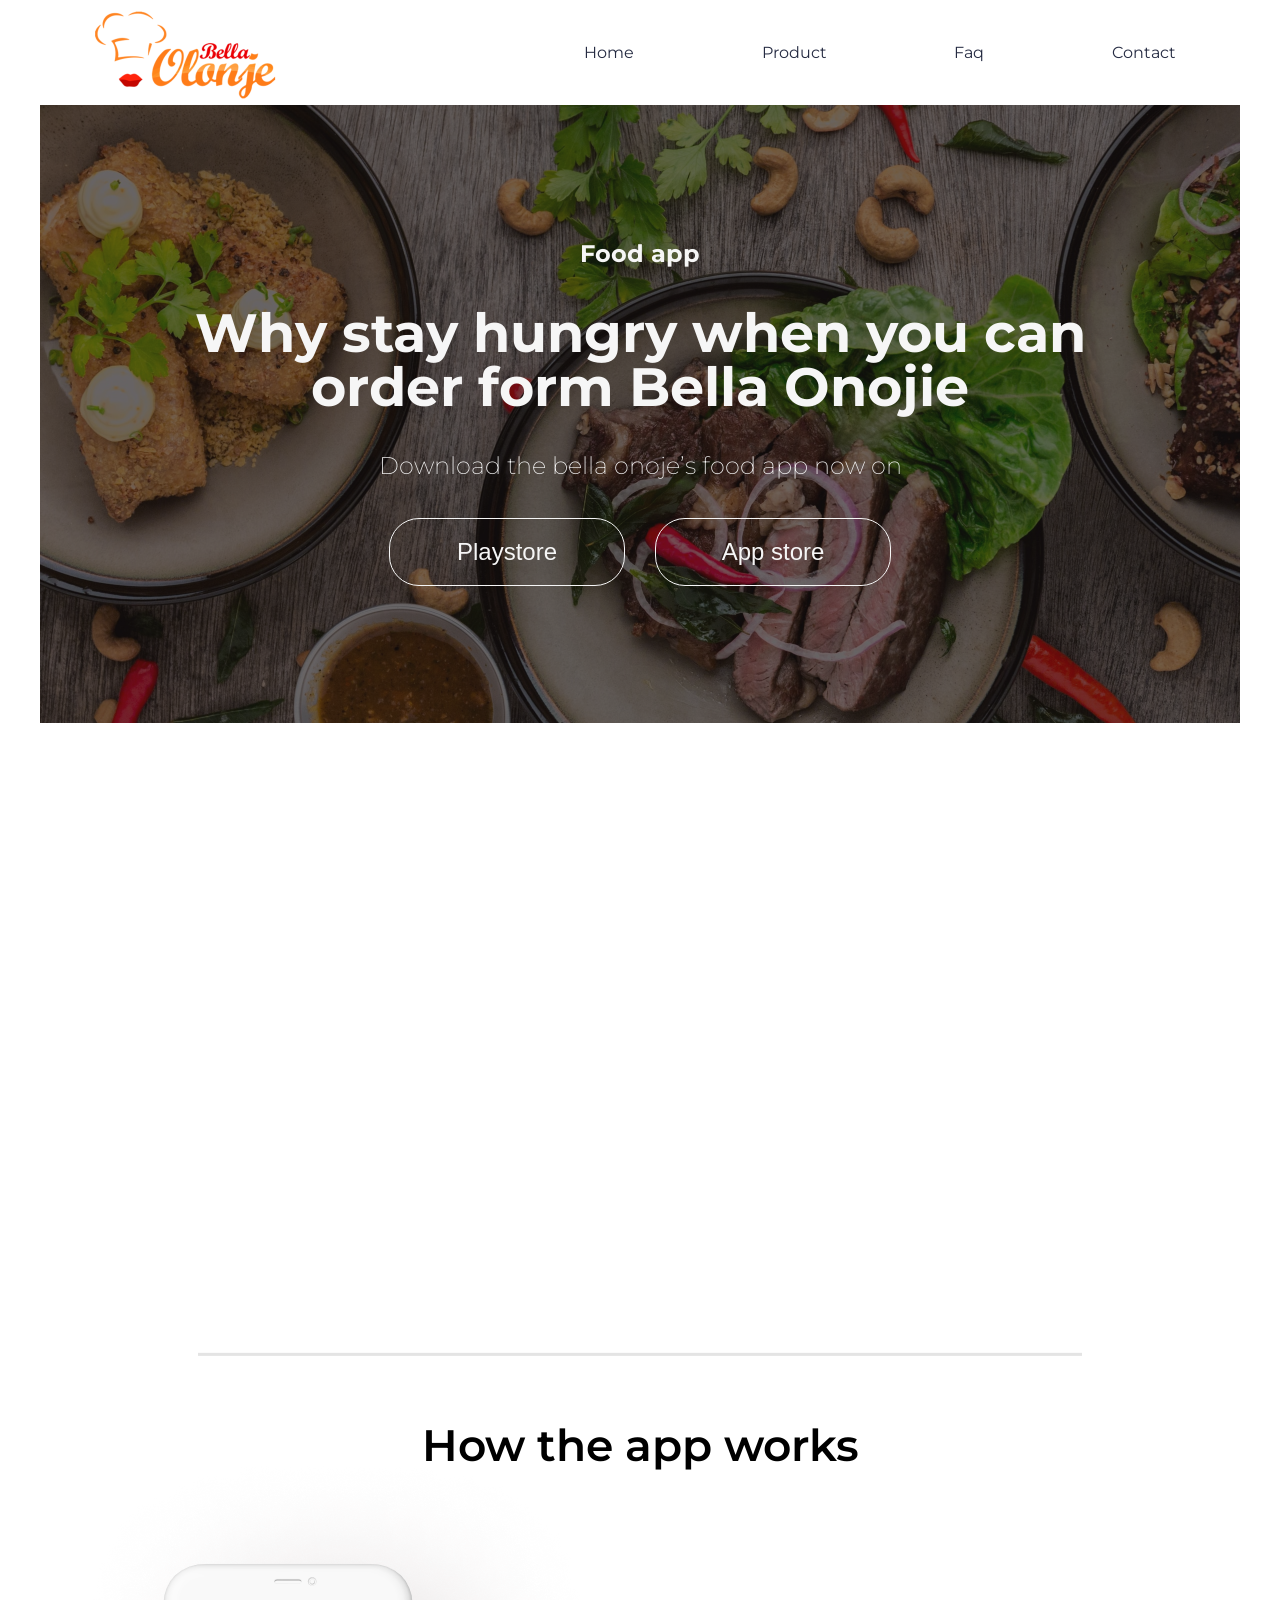
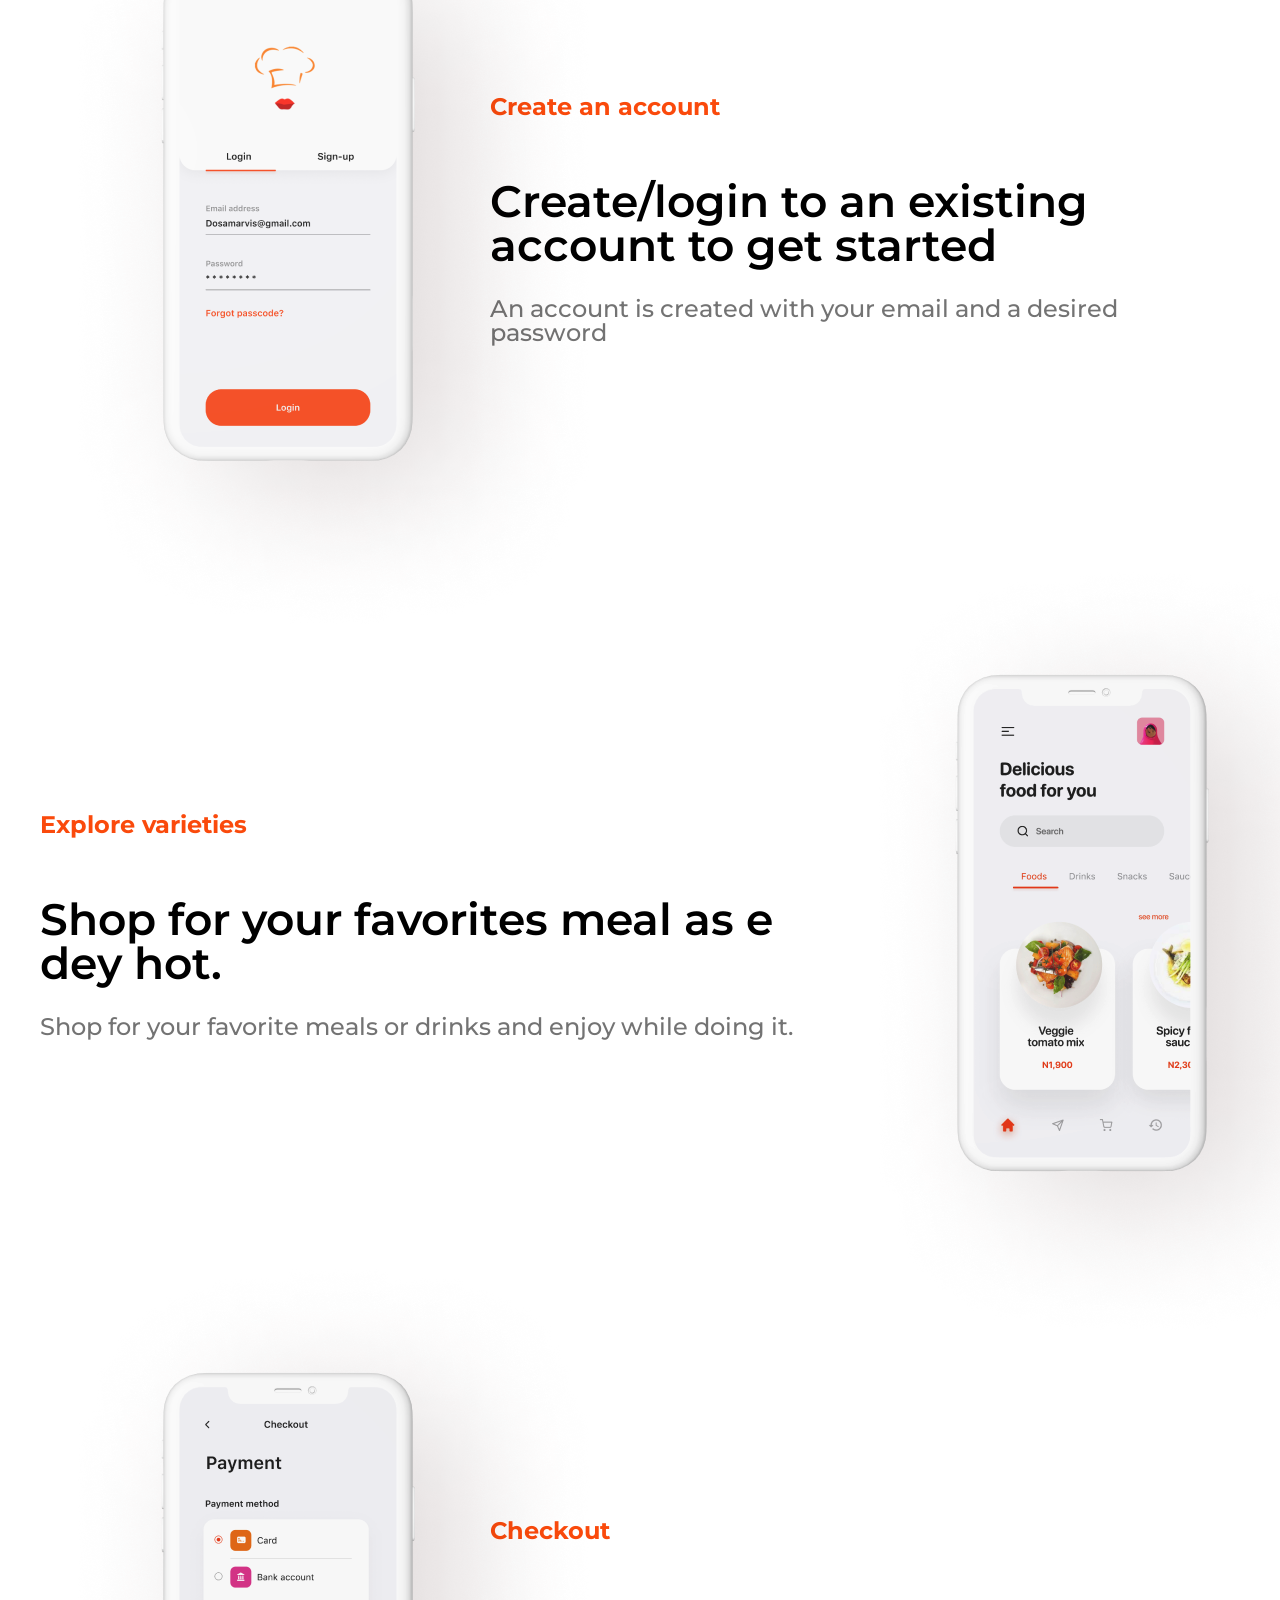
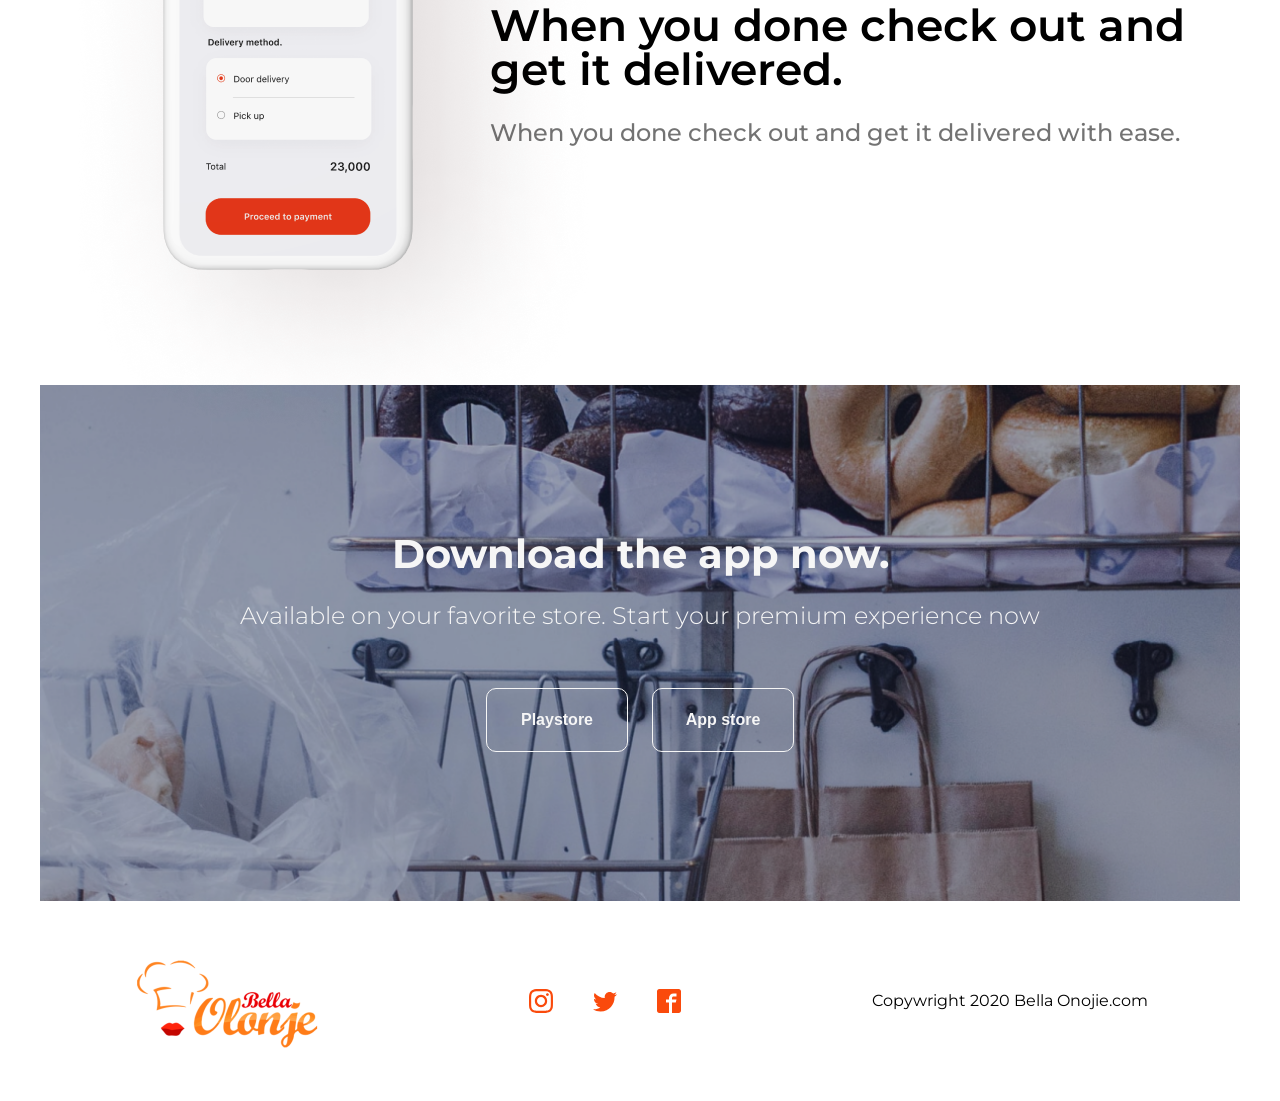
<file: index.html>
<!DOCTYPE html>
<html lang="en">
  <head>
    <meta charset="UTF-8" />
    <meta name="viewport" content="width=device-width, initial-scale=1.0" />
    <link rel="icon" type="image/svg+xml" href="./assets/images/Icon.jpg" />
    <title>Bella Olonge</title>
    <link rel="preconnect" href="https://fonts.googleapis.com" />
    <link rel="preconnect" href="https://fonts.gstatic.com" crossorigin />
    <link
      href="https://fonts.googleapis.com/css2?family=Montserrat:wght@100;200;300;400;500;600&display=swap"
      rel="stylesheet"
    />
    <link rel="stylesheet" href="./assets/css/main.css" />
  </head>
  <body>
    <header>
      <div class="header_logo">
        <img src="./assets/images/logo.png" alt="" />
      </div>
      <div class="header_nav">
        <a href="./b.html" class="header_nav_link">Home</a>
        <a href="#" class="header_nav_link">Product</a>
        <a href="#" class="header_nav_link">Faq</a>
        <a href="#" class="header_nav_link">Contact</a>
      </div>
    </header>
    <div class="container">
      <section class="hero">
        <div class="hero_img_div">
          <h3 class="hero_h3">Food app</h3>
          <h1 class="hero_h1">
            Why stay hungry when you can order form Bella Onojie
          </h1>
          <h4 class="hero_h4">Download the bella onoje’s food app now on</h4>
          <div class="hero_div_btns">
            <button class="hero_btns">Playstore</button>
            <button class="hero_btns">App store</button>
          </div>
          <div class="div_phone1">
            <img src="./assets/images/phone1.png" alt="" />
          </div>
          <div class="div_phone2">
            <img src="./assets/images/phone2.png" alt="" />
          </div>
        </div>
      </section>
      <section class="about">
        <div class="image_line">
          <img src="./assets/images/line.png" alt="" />
        </div>
        <h2 class="about_h2">How the app works</h2>
        <ul class="about_ul">
          <li class="about_li">
            <div class="about_li_img">
              <img
                src="./assets/images/screen1.png"
                alt="Screen"
                class="about_img"
              />
            </div>
            <div class="about_li_text">
              <h3 class="about_h3">Create an account</h3>
              <h2 class="about_h2">
                Create/login to an existing account to get started
              </h2>
              <h4 class="about_h4">
                An account is created with your email and a desired password
              </h4>
            </div>
          </li>
          <li class="about_li">
            <div class="about_li_img">
              <img
                src="./assets/images/screen2.png"
                alt="Screen"
                class="about_img about_img_2"
              />
            </div>
            <div class="about_li_text" style="margin-left: 0">
              <h3 class="about_h3">Explore varieties</h3>
              <h2 class="about_h2">
                Shop for your favorites meal as e dey hot.
              </h2>
              <h4 class="about_h4">
                Shop for your favorite meals or drinks and enjoy while doing it.
              </h4>
            </div>
          </li>
          <li class="about_li">
            <div class="about_li_img">
              <img
                src="./assets/images/screen3.png"
                alt="Screen"
                class="about_img"
              />
            </div>
            <div class="about_li_text">
              <h3 class="about_h3">Checkout</h3>
              <h2 class="about_h2">
                When you done check out and get it delivered.
              </h2>
              <h4 class="about_h4">
                When you done check out and get it delivered with ease.
              </h4>
            </div>
          </li>
        </ul>
      </section>
      <section class="download">
        <div class="div_dowload">
          <h2 class="download_h2">Download the app now.</h2>
          <h4 class="download_h4">
            Available on your favorite store. Start your premium experience now
          </h4>
          <div class="download_btns">
            <button class="download_btn">Playstore</button>
            <button class="download_btn">App store</button>
          </div>
        </div>
      </section>
      <footer class="footer">
        <div class="footer_logo">
          <img src="./assets/images/logo.png" alt="" />
        </div>
        <div class="footer_links">
          <ul class="list-media">
            <li class="li-media">
              <a href="" class="media-btn">
                <svg class="media-svg" height="24px" width="24px">
                  <use href="assets/images/icons.svg#icon-instagram"></use>
                </svg>
              </a>
            </li>
            <li class="li-media">
              <a href="" class="media-btn">
                <svg class="media-svg" height="24px" width="24px">
                  <use href="assets/images/icons.svg#icon-twitter"></use>
                </svg>
              </a>
            </li>
            <li class="li-media">
              <a href="" class="media-btn">
                <svg class="media-svg" height="24px" width="24px">
                  <use href="assets/images/icons.svg#icon-facebook"></use>
                </svg>
              </a>
            </li>
          </ul>
        </div>
        <div class="footer_info"><p>Copywright 2020 Bella Onojie.com</p></div>
      </footer>
    </div>
  </body>
</html>
</file>
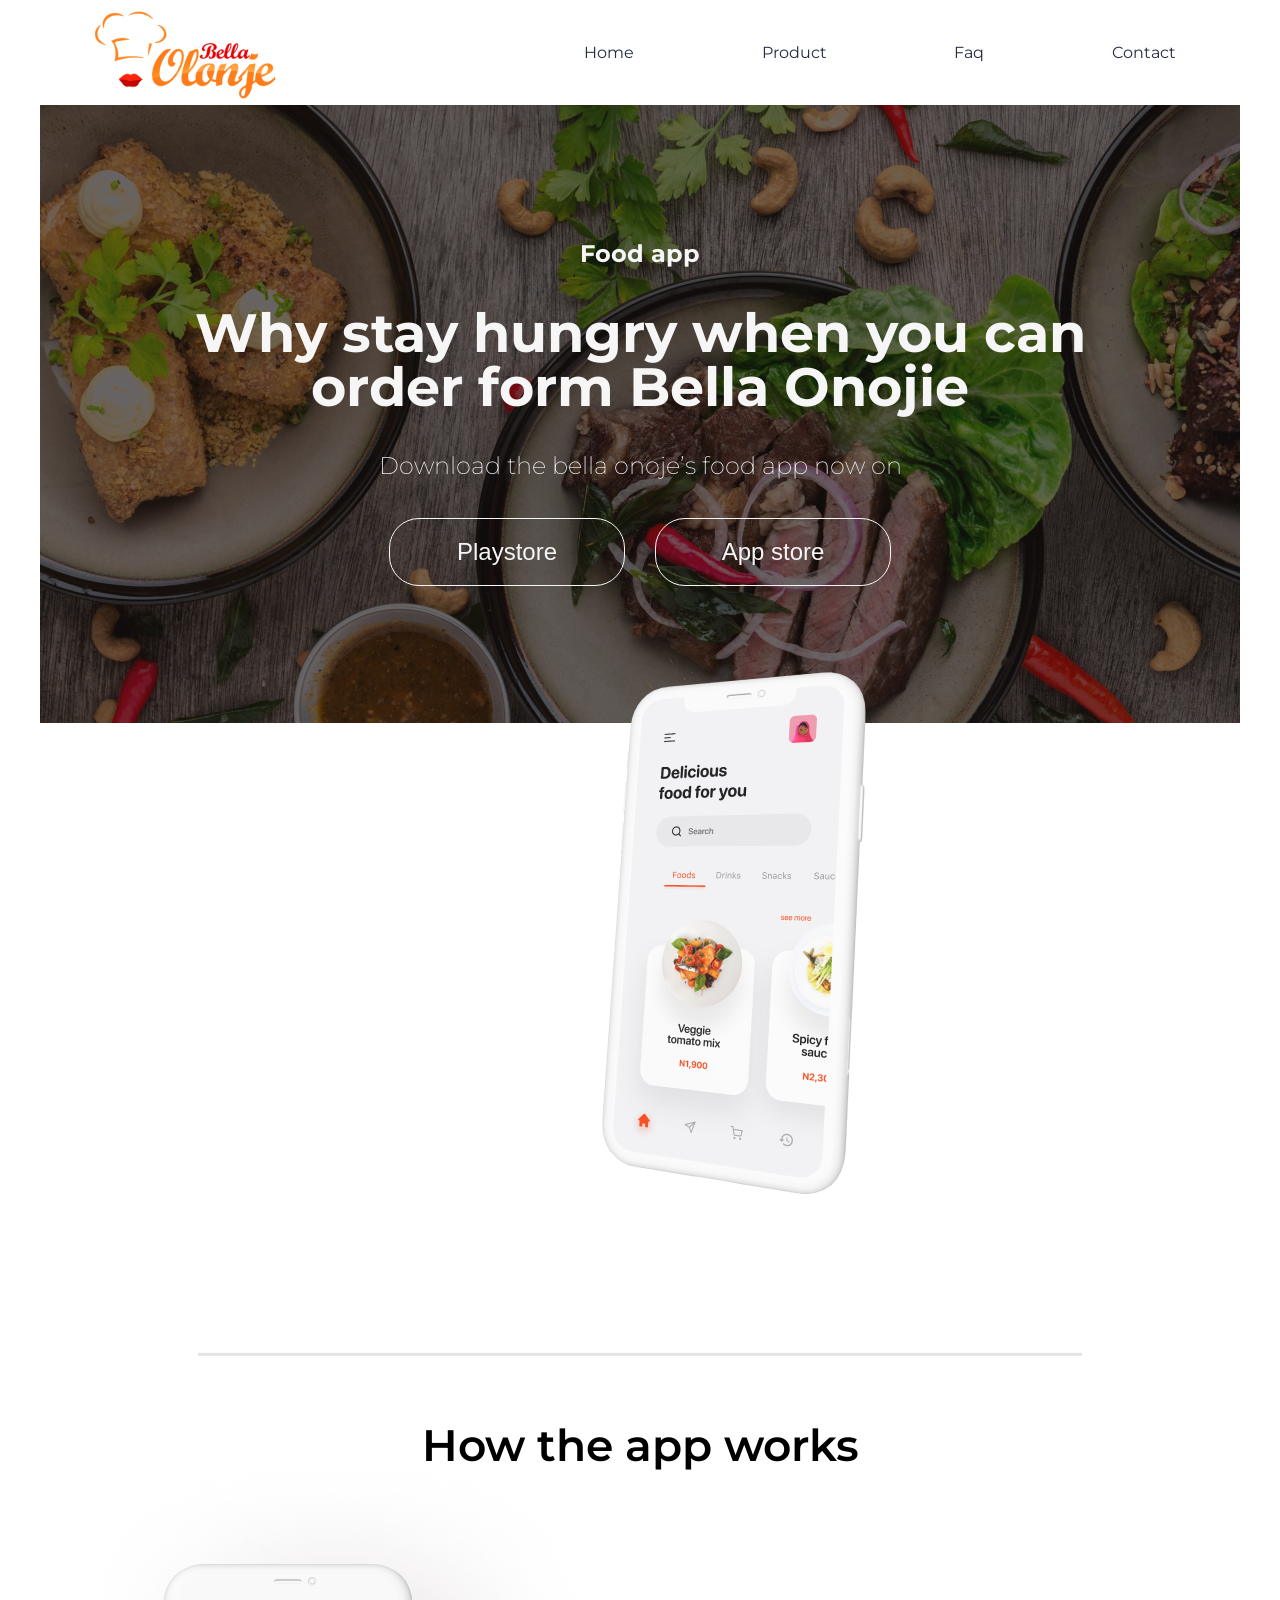
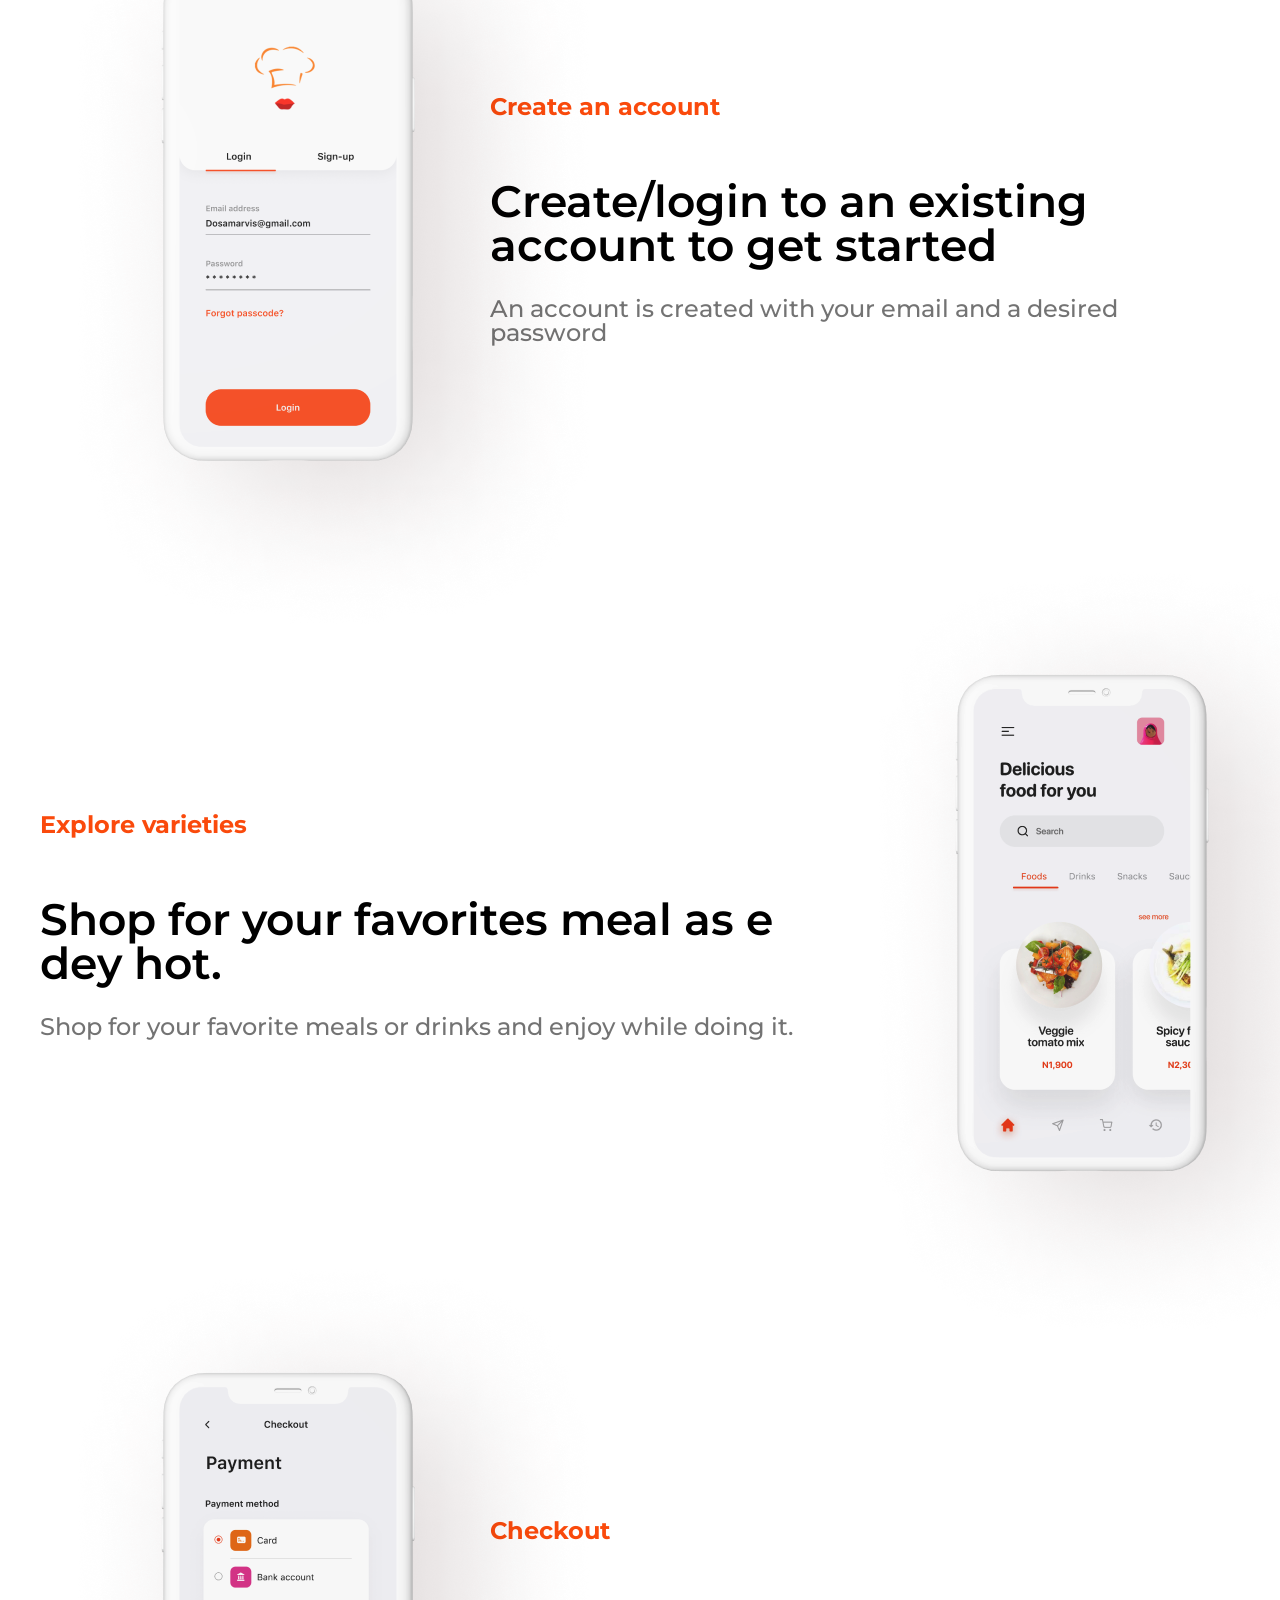
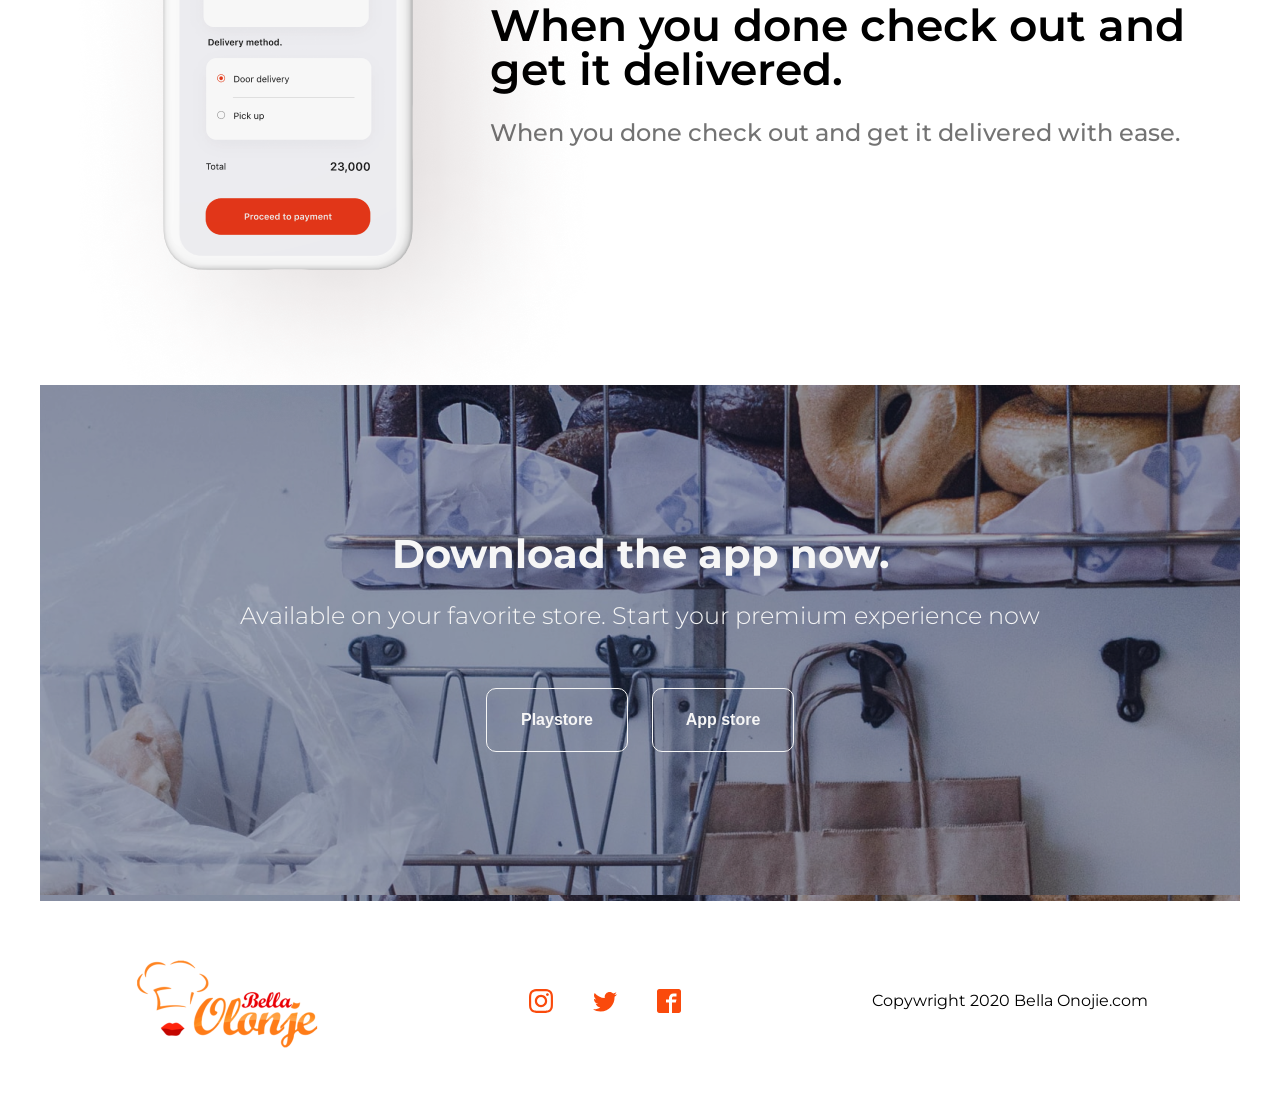
<file: b.html>
<!DOCTYPE html>
<html lang="en">
  <head>
    <meta charset="UTF-8" />
    <meta name="viewport" content="width=device-width, initial-scale=1.0" />
    <link rel="icon" type="image/svg+xml" href="/b_assets/images/Icon.jpg" />
    <title>Bella Olonge</title>
    <link rel="preconnect" href="https://fonts.googleapis.com" />
    <link rel="preconnect" href="https://fonts.gstatic.com" crossorigin />
    <link
      href="https://fonts.googleapis.com/css2?family=Montserrat:wght@100;200;300;400;500;600&display=swap"
      rel="stylesheet"
    />
    <link rel="stylesheet" href="./b_assets/css/main.css" />
  </head>
  <body>
    <header>
      <div class="header_logo">
        <img src="./b_assets/images/logo.png" alt="" />
      </div>
      <div class="header_nav">
        <a href="./b.html" class="header_nav_link">Home</a>
        <a href="#" class="header_nav_link">Product</a>
        <a href="#" class="header_nav_link">Faq</a>
        <a href="#" class="header_nav_link">Contact</a>
      </div>
    </header>
    <div class="container">
      <section class="hero">
        <div class="hero_img_div">
          <h3 class="hero_h3">Food app</h3>
          <h1 class="hero_h1">
            Why stay hungry when you can order form Bella Onojie
          </h1>
          <h4 class="hero_h4">Download the bella onoje’s food app now on</h4>
          <div class="hero_div_btns">
            <button class="hero_btns">Playstore</button>
            <button class="hero_btns">App store</button>
          </div>
          <div class="div_phone1">
            <img src="./b_assets/images/phone1.png" alt="" />
          </div>
          <div class="div_phone2">
            <img src="/b_assets/images/phone2.png" alt="" />
          </div>
        </div>
      </section>
      <section class="about">
        <div class="image_line">
          <img src="/b_assets/images/line.png" alt="" />
        </div>
        <h2 class="about_h2">How the app works</h2>
        <ul class="about_ul">
          <li class="about_li">
            <div class="about_li_img">
              <img
                src="/b_assets/images/screen1.png"
                alt="Screen"
                class="about_img"
              />
            </div>
            <div class="about_li_text">
              <h3 class="about_h3">Create an account</h3>
              <h2 class="about_h2">
                Create/login to an existing account to get started
              </h2>
              <h4 class="about_h4">
                An account is created with your email and a desired password
              </h4>
            </div>
          </li>
          <li class="about_li">
            <div class="about_li_img">
              <img
                src="/b_assets/images/screen2.png"
                alt="Screen"
                class="about_img"
              />
            </div>
            <div class="about_li_text" style="margin-left: 0">
              <h3 class="about_h3">Explore varieties</h3>
              <h2 class="about_h2">
                Shop for your favorites meal as e dey hot.
              </h2>
              <h4 class="about_h4">
                Shop for your favorite meals or drinks and enjoy while doing it.
              </h4>
            </div>
          </li>
          <li class="about_li">
            <div class="about_li_img">
              <img
                src="/b_assets/images/screen3.png"
                alt="Screen"
                class="about_img"
              />
            </div>
            <div class="about_li_text">
              <h3 class="about_h3">Checkout</h3>
              <h2 class="about_h2">
                When you done check out and get it delivered.
              </h2>
              <h4 class="about_h4">
                When you done check out and get it delivered with ease.
              </h4>
            </div>
          </li>
        </ul>
      </section>
      <section class="download">
        <div class="div_dowload">
          <h2 class="download_h2">Download the app now.</h2>
          <h4 class="download_h4">
            Available on your favorite store. Start your premium experience now
          </h4>
          <div class="download_btns">
            <button class="download_btn">Playstore</button>
            <button class="download_btn">App store</button>
          </div>
        </div>
      </section>
      <footer class="footer">
        <div class="footer_logo">
          <img src="./b_assets/images/logo.png" alt="" />
        </div>
        <div class="footer_links">
          <ul class="list-media">
            <li class="li-media">
              <a href="" class="media-btn">
                <svg class="media-svg" height="24px" width="24px">
                  <use href="b_assets/images/icons.svg#icon-instagram"></use>
                </svg>
              </a>
            </li>
            <li class="li-media">
              <a href="" class="media-btn">
                <svg class="media-svg" height="24px" width="24px">
                  <use href="b_assets/images/icons.svg#icon-twitter"></use>
                </svg>
              </a>
            </li>
            <li class="li-media">
              <a href="" class="media-btn">
                <svg class="media-svg" height="24px" width="24px">
                  <use href="b_assets/images/icons.svg#icon-facebook"></use>
                </svg>
              </a>
            </li>
          </ul>
        </div>
        <div class="footer_info"><p>Copywright 2020 Bella Onojie.com</p></div>
      </footer>
    </div>
  </body>
</html>
</file>
<file: assets/css/main.css>
html,
body,
div,
span,
applet,
object,
iframe,
h1,
h2,
h3,
h4,
h5,
h6,
p,
blockquote,
pre,
a,
abbr,
acronym,
address,
big,
cite,
code,
del,
dfn,
em,
img,
ins,
kbd,
q,
s,
samp,
small,
strike,
strong,
sub,
sup,
tt,
var,
b,
u,
i,
center,
dl,
dt,
dd,
ol,
ul,
li,
fieldset,
form,
label,
legend,
table,
caption,
tbody,
tfoot,
thead,
tr,
th,
td,
article,
aside,
canvas,
details,
embed,
figure,
figcaption,
footer,
header,
hgroup,
menu,
nav,
output,
ruby,
section,
summary,
time,
mark,
audio,
video {
  margin: 0;
  padding: 0;
  border: 0;
  font-size: 100%;
  vertical-align: baseline;
}
article,
aside,
details,
figcaption,
figure,
footer,
header,
hgroup,
menu,
nav,
section {
  display: block;
}
body {
  line-height: 1;
  font-family: "Montserrat", sans-serif;
}
ol,
ul {
  list-style: none;
}
blockquote,
q {
  quotes: none;
}
blockquote:before,
blockquote:after,
q:before,
q:after {
  content: "";
  content: none;
}
table {
  border-collapse: collapse;
  border-spacing: 0;
}

.container {
  padding: 0 20px 0 20px;
  margin-left: auto;
  margin-right: auto;
  max-width: 1200px;
}

header {
  display: flex;
  flex-direction: row;
  justify-content: space-between;
  margin-left: auto;
  margin-right: auto;
  max-width: 1200px;
}

.header_logo {
  margin: 0 20px 0 50px;
}

.header_nav {
  display: flex;
  flex-direction: row;
  justify-content: space-around;
  align-items: center;
  width: 60%;
}

.header_nav_link {
  text-decoration: none;
  color: #252b42;
  cursor: pointer;
  transition-property: color;
  transition-duration: 250ms;
  transition-timing-function: cubic-bezier(0.4, 0, 0.2, 1);
}

.header_nav_link:hover,
.header_nav_link:focus {
  color: #fa4a0c;
}

.hero {
  position: relative;
}

.hero_img_div {
  max-width: 2200px;
  height: 618px;
  background-image: url(../images/hero.png);
  background-size: cover;
  display: flex;
  flex-direction: column;
  justify-content: center;
  align-items: center;
}

.hero_h3 {
  margin-bottom: 40px;
  font-weight: 700;
  font-size: 24px;
  color: #f6f6f6;
}

.hero_h1 {
  margin-bottom: 40px;
  max-width: 937px;
  text-align: center;
  font-weight: 700;
  font-size: 54px;
  color: #f6f6f6;
}

.hero_h4 {
  font-weight: 200;
  font-size: 24px;
  color: #f6f6f6;
}

.hero_div_btns {
  margin-top: 40px;
  display: flex;
}

.hero_btns {
  width: 236px;
  height: 68px;
  background-color: transparent;
  color: #f6f6f6;
  font-size: 24px;
  font-weight: 500;
  border-radius: 30px;
  border: 1px solid #f6f6f6;
  cursor: pointer;
  z-index: 3;
  transition-property: background-color;
  transition-duration: 250ms;
  transition-timing-function: cubic-bezier(0.4, 0, 0.2, 1);
}

.hero_btns:not(:last-child) {
  margin-right: 30px;
}

.hero_btns:hover,
.hero_btns:focus {
  background-color: #fa4a0c;
  border: 1px solid #fa4a0c;
}

.div_phone1 {
  width: 456px;
  height: 560px;
  position: absolute;
  bottom: -320px;
  left: 100px;
  z-index: 2;
  opacity: 0;
  transition: 1s;
}

.hero:hover .div_phone1 {
  opacity: 1;
  left: 188px;
}

.div_phone2 {
  width: 456px;
  height: 860px;
  position: absolute;
  bottom: -800px;
  right: 102px;
  z-index: 1;
  opacity: 0;
  transition: 1s;
}

.hero:hover .div_phone2 {
  opacity: 1;
  right: 192px;
}

.about {
  position: relative;
  display: flex;
  flex-direction: column;
  justify-content: center;
}

.about_h2 {
  margin-top: 60px;
  align-self: center;
  margin-left: auto;
  margin-right: auto;
  font-weight: 600;
  font-size: 44px;
}

.about_ul {
  padding: 0;
}

.about_li {
  display: flex;
  flex-direction: row;
  justify-content: space-around;
  align-items: center;
  height: 706px;
  width: 2200px;
}

.about_li:nth-child(2) {
  display: flex;
  flex-direction: row-reverse;
  align-items: center;
  justify-content: flex-start;
  width: 2200px;
}

.about_li_img {
  position: relative;
  object-fit: cover;
  height: 525px;
  width: 390px;
  animation-name: aboutPhoneImg;
  animation-duration: 2s;
  animation-timing-function: ease-out;
  animation-iteration-count: infinite;
  animation-direction: alternate;
}

@keyframes aboutPhoneImg {
  0% {
    top: 0;
    transform: rotate(-2deg);
  }
  100% {
    top: 30px;
    transform: rotate(2deg);
  }
}

.about_img_2 {
  animation-name: aboutPhoneImg2;
  animation-duration: 3s;
  animation-timing-function: ease-in;
  animation-iteration-count: infinite;
  animation-direction: alternate;
}

@keyframes aboutPhoneImg2 {
  0% {
    top: 0;
    transform: rotate(5deg);
  }
  100% {
    top: 30px;
    transform: rotate(-5deg);
  }
}

.about_li_text {
  flex-grow: 1;
  margin-left: 60px;
}

.about_h3 {
  color: #fa4a0c;
  font-weight: 700;
  font-size: 24px;
}

.about_h4 {
  margin-top: 30px;
  color: #737373;
  font-weight: 500;
  font-size: 24px;
}

.div_dowload {
  max-width: 1200px;
  height: 516px;
  background-image: url(../images/dowload.png);
  background-size: cover;
  display: flex;
  flex-direction: column;
  justify-content: center;
  align-items: center;
}

.download_h2 {
  margin-bottom: 30px;
  color: #f6f6f6;
  font-weight: 700;
  font-size: 40px;
}

.download_h4 {
  margin-bottom: 60px;
  color: #f6f6f6;
  font-weight: 300;
  font-size: 24px;
}

.download_btn {
  width: 142px;
  height: 64px;
  background-color: transparent;
  border-radius: 10px;
  border: 1px solid #f6f6f6;
  color: #f6f6f6;
  font-size: 16px;
  font-weight: 700;
  cursor: pointer;
  transition-property: background-color;
  transition-duration: 250ms;
  transition-timing-function: cubic-bezier(0.4, 0, 0.2, 1);
}

.download_btn:not(:last-child) {
  margin-right: 20px;
}

.download_btn:hover,
.download_btn:focus {
  background-color: #fa4a0c;
  border: 1px solid #fa4a0c;
}

.footer {
  display: flex;
  flex-direction: row;
  justify-content: space-around;
  align-items: center;
  height: 200px;
}

.list-media {
  display: flex;
  flex-direction: row;
  align-items: center;
  justify-content: center;
  padding: 0;
  margin: 0;
}

.li-media {
  height: 40px;
  width: 40px;
}

.li-media:not(:last-child) {
  margin-right: 24px;
}

.media-svg {
  display: block;
  background-position: center;
  background-size: contain;
  border: 0;
  fill: currentColor;
}

.media-btn {
  display: flex;
  align-items: center;
  justify-content: center;
  height: 100%;
  width: 100%;
  border: 0;
  cursor: pointer;
  padding: 0;
  background: rgba(255, 255, 255, 0.1);
  border-radius: 50%;
  color: #fa4a0c;
  transition-property: background-color;
  transition-duration: 250ms;
  transition-timing-function: cubic-bezier(0.4, 0, 0.2, 1);
}

.media-btn:hover,
.media-btn:focus {
  background: #fa4a0c;
  color: #f6f6f6;
}

.svg {
  display: block;
  background-position: center;
  background-size: contain;
  border: 0;
  fill: currentColor;
}

@media (max-width: 767px) {
  .container {
    max-width: 320px;
  }
  header {
    max-width: 320px;
    height: 60px;
  }
  .header_logo {
    margin: 5px 20px 5px 50px;
  }
  .header_logo > img {
    max-width: 100px;
  }
  .header_nav_link {
    display: none;
  }
  .hero_img_div {
    max-width: 320px;
    height: 418px;
  }
  .hero_h1 {
    margin-bottom: 20px;
    max-width: 100%;
    font-weight: 700;
    font-size: 28px;
  }
  .hero_h3 {
    margin-bottom: 20px;
    font-weight: 500;
    font-size: 18px;
  }
  .hero_h4 {
    font-weight: 200;
    font-size: 16px;
    text-align: center;
  }
  .hero_btns {
    width: 106px;
    height: 48px;
    font-size: 15px;
    font-weight: 500;
  }
  .hero_btns:not(:last-child) {
    margin-right: 4px;
  }
  .image_line {
    display: none;
  }
  .about {
    margin-top: 80px;
    max-width: 320px;
  }
  .about_h2 {
    font-size: 16px;
    margin-top: 0;
  }
  .about_li_text {
    margin-left: 60px;
  }
  .div_phone1 {
    display: none;
  }
  .div_phone2 {
    display: none;
  }
  .about_h2 {
    font-weight: 700;
    font-size: 18px;
  }
  .about_ul {
    max-width: 320px;    
    margin-bottom: 100px;
    align-self: center;
  }
  .about_li {
    display: flex;
    flex-direction: column;
    align-items: center;
    height: 100%;
    max-width: 260px;
    align-self: center;
  }
  .about_li:nth-child(2) {
    display: flex;
    flex-direction: column;
    align-items: center;
    justify-content: flex-start;
    max-width: 260px;
    height: 100%;
  }
  .about_li_text {
    margin-left: 0;
    text-align: center;
    max-width: 250px;
    max-height: 100px;
  }
  .about_li_img {
    margin-left: 30px;
    height: 285px;
    width: 200px;
  }
  .about_h3 {
    margin-bottom: 8px;
    font-weight: 500;
    font-size: 12px;
  }
  .about_h4 {
    margin-top: 10px;
    font-weight: 300;
    font-size: 11px;
  }
  .about_li_img > img {
    height: 285px;
    width: 210px;
  }
  .div_dowload {
    height: 418px;
  }
  .download_h2 {
    margin-bottom: 20px;
    font-weight: 700;
    font-size: 24px;
    text-align: center;
  }
  .download_h4 {
    margin-bottom: 60px;
    font-weight: 300;
    font-size: 13px;
    text-align: center;
  }
  .download_btn {
    width: 92px;
    height: 44px;
    font-size: 12px;
    font-weight: 500;
  }
  .footer {
    max-width: 320px;
    display: flex;
    flex-direction: column;
  }
  .footer_logo > img {
    max-width: 130px;
  }
  .footer_info {
    margin-bottom: 30px;
    font-size: 12px;
  }
}

@media (min-width: 768px) and (max-width: 1199px) {
  .container {
    max-width: 768px;
  }
  header {
    max-width: 768px;
    height: 60px;
  }
  .header_logo {
    margin: 5px 20px 5px 50px;
  }
  .header_logo > img {
    max-width: 100px;
  }
  .header_nav_link {
    font-size: 12px;
  }
  .hero_img_div {
    max-width: 768px;
    height: 418px;
  }
  .hero_h1 {
    margin-bottom: 20px;
    max-width: 637px;
    font-weight: 700;
    font-size: 38px;
  }
  .hero_h3 {
    margin-bottom: 20px;
    font-weight: 500;
    font-size: 22px;
  }
  .hero_h4 {
    font-weight: 200;
    font-size: 16px;
  }
  .hero_btns {
    width: 136px;
    height: 48px;
    font-size: 20px;
    font-weight: 500;
  }
  .image_line {
    display: none;
  }
  .about {
    margin-top: 390px;
    max-width: 768px;
  }
  .about_h2 {
    margin-top: 0;
  }
  .about_ul {
    max-width: 768px;
    align-self: auto;
  }
  .about_li {
    max-width: 768px;
  }
  .about_li:nth-child(2) {
    max-width: 768px;
  }
  .about_li_text {
    margin-left: 60px;
  }
  .div_phone1 {
    width: 256px;
    height: 460px;
    bottom: -310px;
    left: 0;
  }
  .div_phone1 > img {
    width: 366px;
    height: 560px;
  }
  .hero:hover .div_phone1 {
    left: 126px;
  }
  .div_phone2 {
    width: 246px;
    height: 660px;
    bottom: -630px;
    right: 2px;
  }
  .div_phone2 > img {
    width: 169px;
    height: 350px;
  }
  .hero:hover .div_phone2 {
    right: 140px;
  }
  .about_h2 {
    font-weight: 700;
    font-size: 28px;
  }
  .about_ul {
    margin-bottom: 120px;
  }
  .about_li {
    display: flex;
    flex-direction: column;
    align-items: center;
    height: 100%;
    max-width: 768px;
  }
  .about_li:nth-child(2) {
    display: flex;
    flex-direction: column;
    align-items: center;
    justify-content: flex-start;
    max-width: 768px;
    height: 100%;
  }
  .about_li_text {
    margin-left: 0;
    text-align: center;
    max-width: 480px;
    max-height: 100px;
  }
  .about_li_img {
    margin-left: 40px;
    height: 385px;
    width: 290px;
  }
  .about_h3 {
    margin-bottom: 8px;
    font-weight: 500;
    font-size: 16px;
  }
  .about_h4 {
    margin-top: 10px;
    font-weight: 300;
    font-size: 14px;
  }
  .about_li_img > img {
    height: 385px;
    width: 290px;
  }
  .div_dowload {
    height: 418px;
  }
  .download_h2 {
    margin-bottom: 20px;
    font-weight: 700;
    font-size: 28px;
  }
  .download_h4 {
    margin-bottom: 60px;
    font-weight: 300;
    font-size: 16px;
  }
  .download_btn {
    width: 92px;
    height: 44px;
    font-size: 12px;
    font-weight: 500;
  }
  .footer_logo > img {
    max-width: 130px;
  }
  .footer_info {
    font-size: 12px;
  }
}

@media (min-width: 1200px) {
  header {
    max-width: 1200px;
  }
  .hero_img_div {
    max-width: 1200px;
    height: 618px;
  }
  .about {
    margin-top: 620px;
  }
  .about_li {
    max-width: 1200px;
  }
  .about_li:nth-child(2) {
    max-width: 1200px;
  }
  .about_li_text {
    margin-left: 60px;
  }
  .div_phone1 {
    bottom: -320px;
    left: 100px;
  }
  .hero:hover .div_phone1 {
    left: 188px;
  }
  .div_phone2 {
    bottom: -800px;
    right: 102px;
  }
  .hero:hover .div_phone2 {
    right: 192px;
  }
  .div_dowload {
    max-width: 1200px;
    height: 516px;
  }
  .image_line {
    align-self: center;
    margin-left: auto;
    margin-right: auto;
    max-width: 884px;
    height: 20px;
    top: 0;
    left: 0;
  }
  .about_li {
    display: flex;
    flex-direction: row;
    justify-content: space-around;
    align-items: center;
    height: 706px;
    max-width: 1200px;
  }
  .about_li:nth-child(2) {
    display: flex;
    flex-direction: row-reverse;
    align-items: center;
    justify-content: flex-start;
    max-width: 1200px;
  }
  .about_li_img {
    margin-bottom: 260px;
  }
  .about_h3 {
    font-weight: 700;
    font-size: 24px;
  }
  .about_h4 {
    margin-top: 30px;
    font-weight: 500;
    font-size: 24px;
  }
}

@media (min-width: 2200px) {
  .container {
    max-width: 2200px;
  }
  header {
    max-width: 2200px;
  }
  .hero_img_div {
    max-width: 2200px;
    height: 918px;
  }
  .about {
    margin-top: 620px;
  }
  .about_li {
    max-width: 2200px;
  }
  .about_li:nth-child(2) {
    max-width: 2200px;
  }
  .about_li_img {
    height: 525px;
    max-width: 390px;
    margin-bottom: 260px;
  }
  .about_li_text {
    margin-left: 560px;
  }
  .div_phone1 {
    bottom: -320px;
    left: 100px;
  }
  .hero:hover .div_phone1 {
    left: 688px;
  }
  .div_phone2 {
    bottom: -800px;
    right: 102px;
  }
  .hero:hover .div_phone2 {
    right: 692px;
  }
  .div_dowload {
    max-width: 2200px;
    height: 516px;
  }
  .image_line {
    align-self: center;
    margin-left: auto;
    margin-right: auto;
    max-width: 884px;
    height: 20px;
    top: 0;
    left: 0;
  }
  .about_li {
    display: flex;
    flex-direction: row;
    justify-content: space-around;
    align-items: center;
    height: 706px;
    max-width: 2200px;
  }
  .about_li:nth-child(2) {
    display: flex;
    flex-direction: row-reverse;
    align-items: center;
    justify-content: flex-start;
    max-width: 2200px;
  }
  .about_li_img {
    margin-bottom: 260px;
  }
  .about_li_img {
    margin-bottom: 260px;
  }
  .about_h3 {
    font-weight: 700;
    font-size: 24px;
  }
  .about_h4 {
    margin-top: 30px;
    font-weight: 500;
    font-size: 24px;
  }
  .div_dowload {
    height: 918px;
  }
}
</file>
<file: b_assets/css/main.css>
html,
body,
div,
span,
applet,
object,
iframe,
h1,
h2,
h3,
h4,
h5,
h6,
p,
blockquote,
pre,
a,
abbr,
acronym,
address,
big,
cite,
code,
del,
dfn,
em,
img,
ins,
kbd,
q,
s,
samp,
small,
strike,
strong,
sub,
sup,
tt,
var,
b,
u,
i,
center,
dl,
dt,
dd,
ol,
ul,
li,
fieldset,
form,
label,
legend,
table,
caption,
tbody,
tfoot,
thead,
tr,
th,
td,
article,
aside,
canvas,
details,
embed,
figure,
figcaption,
footer,
header,
hgroup,
menu,
nav,
output,
ruby,
section,
summary,
time,
mark,
audio,
video {
  margin: 0;
  padding: 0;
  border: 0;
  font-size: 100%;
  vertical-align: baseline;
}
article,
aside,
details,
figcaption,
figure,
footer,
header,
hgroup,
menu,
nav,
section {
  display: block;
}
body {
  line-height: 1;
  font-family: "Montserrat", sans-serif;
}
ol,
ul {
  list-style: none;
}
blockquote,
q {
  quotes: none;
}
blockquote:before,
blockquote:after,
q:before,
q:after {
  content: "";
  content: none;
}
table {
  border-collapse: collapse;
  border-spacing: 0;
}

.container {
  padding: 0 20px 0 20px;
  margin-left: auto;
  margin-right: auto;
  max-width: 1200px;
}

header {
  display: flex;
  flex-direction: row;
  justify-content: space-between;
  margin-left: auto;
  margin-right: auto;
  max-width: 1200px;
}

.header_logo {
  margin: 0 20px 0 50px;
}

.header_nav {
  display: flex;
  flex-direction: row;
  justify-content: space-around;
  align-items: center;
  width: 60%;
}

.header_nav_link {
  text-decoration: none;
  color: #252b42;
  cursor: pointer;
  transition-property: color;
  transition-duration: 250ms;
  transition-timing-function: cubic-bezier(0.4, 0, 0.2, 1);
}

.header_nav_link:hover,
.header_nav_link:focus {
  color: #fa4a0c;
}

.hero {
  position: relative;
}

.hero_img_div {
  max-width: 1200px;
  height: 618px;
  background-image: url(/b_assets/images/hero.png);
  object-fit: contain;
  display: flex;
  flex-direction: column;
  justify-content: center;
  align-items: center;
}

.hero_h3 {
  margin-bottom: 40px;
  font-weight: 700;
  font-size: 24px;
  color: #f6f6f6;
}

.hero_h1 {
  margin-bottom: 40px;
  max-width: 937px;
  text-align: center;
  font-weight: 700;
  font-size: 54px;
  color: #f6f6f6;
}

.hero_h4 {
  font-weight: 200;
  font-size: 24px;
  color: #f6f6f6;
}

.hero_div_btns {
  margin-top: 40px;
  display: flex;
}

.hero_btns {
  width: 236px;
  height: 68px;
  background-color: transparent;
  color: #f6f6f6;
  font-size: 24px;
  font-weight: 500;
  border-radius: 30px;
  border: 1px solid #f6f6f6;
  cursor: pointer;
  z-index: 3;
  transition-property: background-color;
  transition-duration: 250ms;
  transition-timing-function: cubic-bezier(0.4, 0, 0.2, 1);
}

.hero_btns:not(:last-child) {
  margin-right: 30px;
}

.hero_btns:hover,
.hero_btns:focus {
  background-color: #fa4a0c;
  border: 1px solid #fa4a0c;
}

.div_phone1 {
  width: 456px;
  height: 560px;
  position: absolute;
  bottom: -320px;
  left: 100px;
  z-index: 2;
  opacity: 0;
  transition: 1s;
  margin-right: 130px;
}

.hero:hover .div_phone1{
  opacity: 1;
  left: 188px;
}

.div_phone2 {
  width: 456px;
  height: 860px;
  position: absolute;
  bottom: -800px;
  right: 192px;
  z-index: 1;
}

.about {
  margin-top: 620px;
  position: relative;
  display: flex;
  flex-direction: column;
  justify-content: center;
}

.image_line {
  align-self: center;
  margin-left: auto;
  margin-right: auto;
  width: 884px;
  height: 20px;
  top: 0;
  left: 0;
}

.about_h2 {
  margin-top: 60px;
  align-self: center;
  margin-left: auto;
  margin-right: auto;
  font-weight: 600;
  font-size: 44px;
}

.about_ul {
  padding: 0;
}

.about_li {
  display: flex;
  flex-direction: row;
  justify-content: space-around;
  align-items: center;
  height: 706px;
  width: 1200px;
}

.about_li:nth-child(2) {
  display: flex;
  flex-direction: row-reverse;
  align-items: center;
  justify-content: flex-start;
  width: 1200px;
}

.about_li_img {
  position: relative;
  object-fit: cover;
  height: 525px;
  width: 390px;
  margin-bottom: 260px;
  animation-name: aboutPhoneImg;
  animation-duration: 2s;
  animation-timing-function: linear;
  animation-iteration-count: infinite;
  animation-direction: alternate;
}

@keyframes aboutPhoneImg {
  0% {
    top: 0;
  }
  100% {
    top: 50px;
  }
}

.about_li_text {
  flex-grow: 1;
  margin-left: 60px;
}

.about_h3 {
  color: #fa4a0c;
  font-weight: 700;
  font-size: 24px;
}

.about_h4 {
  margin-top: 30px;
  color: #737373;
  font-weight: 500;
  font-size: 24px;
}

.div_dowload {
  max-width: 1200px;
  height: 516px;
  background-image: url(/b_assets/images/dowload.png);
  object-fit: contain;
  display: flex;
  flex-direction: column;
  justify-content: center;
  align-items: center;
}

.download_h2 {
  margin-bottom: 30px;
  color: #f6f6f6;
  font-weight: 700;
  font-size: 40px;
}

.download_h4 {
  margin-bottom: 60px;
  color: #f6f6f6;
  font-weight: 300;
  font-size: 24px;
}

.download_btn {
  width: 142px;
  height: 64px;
  background-color: transparent;
  border-radius: 10px;
  border: 1px solid #f6f6f6;
  color: #f6f6f6;
  font-size: 16px;
  font-weight: 700;
  cursor: pointer;
  transition-property: background-color;
  transition-duration: 250ms;
  transition-timing-function: cubic-bezier(0.4, 0, 0.2, 1);
}

.download_btn:not(:last-child) {
  margin-right: 20px;
}

.download_btn:hover,
.download_btn:focus {
  background-color: #fa4a0c;
  border: 1px solid #fa4a0c;
}

.footer {
  display: flex;
  flex-direction: row;
  justify-content: space-around;
  align-items: center;
  height: 200px;
}

.list-media {
  display: flex;
  flex-direction: row;
  align-items: center;
  justify-content: center;
  padding: 0;
  margin: 0;
}

.li-media {
  height: 40px;
  width: 40px;
}

.li-media:not(:last-child) {
  margin-right: 24px;
}

.media-svg {
  display: block;
  background-position: center;
  background-size: contain;
  border: 0;
  fill: currentColor;
}
.media-btn {
  display: flex;
  align-items: center;
  justify-content: center;
  height: 100%;
  width: 100%;
  border: 0;
  cursor: pointer;
  padding: 0;
  background: rgba(255, 255, 255, 0.1);
  border-radius: 50%;
  color: #fa4a0c;
  transition-property: background-color;
  transition-duration: 250ms;
  transition-timing-function: cubic-bezier(0.4, 0, 0.2, 1);
}

.media-btn:hover,
.media-btn:focus {
  background: #fa4a0c;
  color: #f6f6f6;
}

.svg {
  display: block;
  background-position: center;
  background-size: contain;
  border: 0;
  fill: currentColor;
}
</file>
